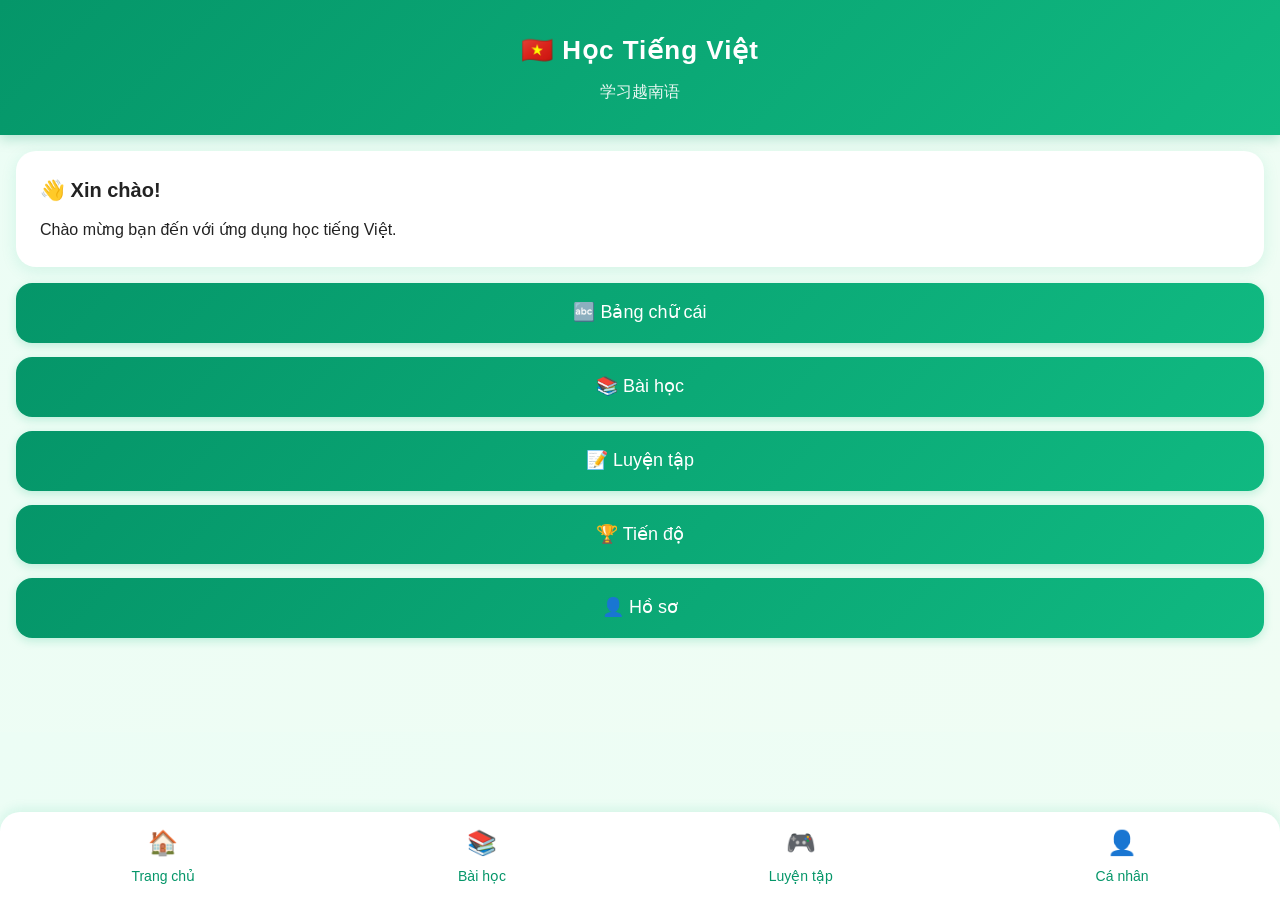
<file: index.html>
<!DOCTYPE html>
<html lang="vi">
<head>
<meta charset="UTF-8">
<meta name="viewport" content="width=device-width, initial-scale=1.0">

<title>Học Tiếng Việt</title>

<link rel="stylesheet" href="style.css">

</head>

<body>

<header>

<h1>🇻🇳 Học Tiếng Việt</h1>

<p>学习越南语</p>

</header>

<div class="card">

<h2>👋 Xin chào!</h2>

<p>Chào mừng bạn đến với ứng dụng học tiếng Việt.</p>

</div>

<div class="menu">

<a class="button" href="alphabet.html">
🔤 Bảng chữ cái
</a>

<a class="button" href="lesson.html">
📚 Bài học
</a>

<a class="button" href="quiz.html">
📝 Luyện tập
</a>

<a class="button" href="progress.html">
🏆 Tiến độ
</a>

<a class="button" href="profile.html">
👤 Hồ sơ
</a>

</div>

<div class="bottom">

<a href="index.html">
<span>🏠</span>
Trang chủ
</a>

<a href="lesson.html">
<span>📚</span>
Bài học
</a>

<a href="quiz.html">
<span>🎮</span>
Luyện tập
</a>

<a href="profile.html">
<span>👤</span>
Cá nhân
</a>

</div>

</body>
</html>
</file>
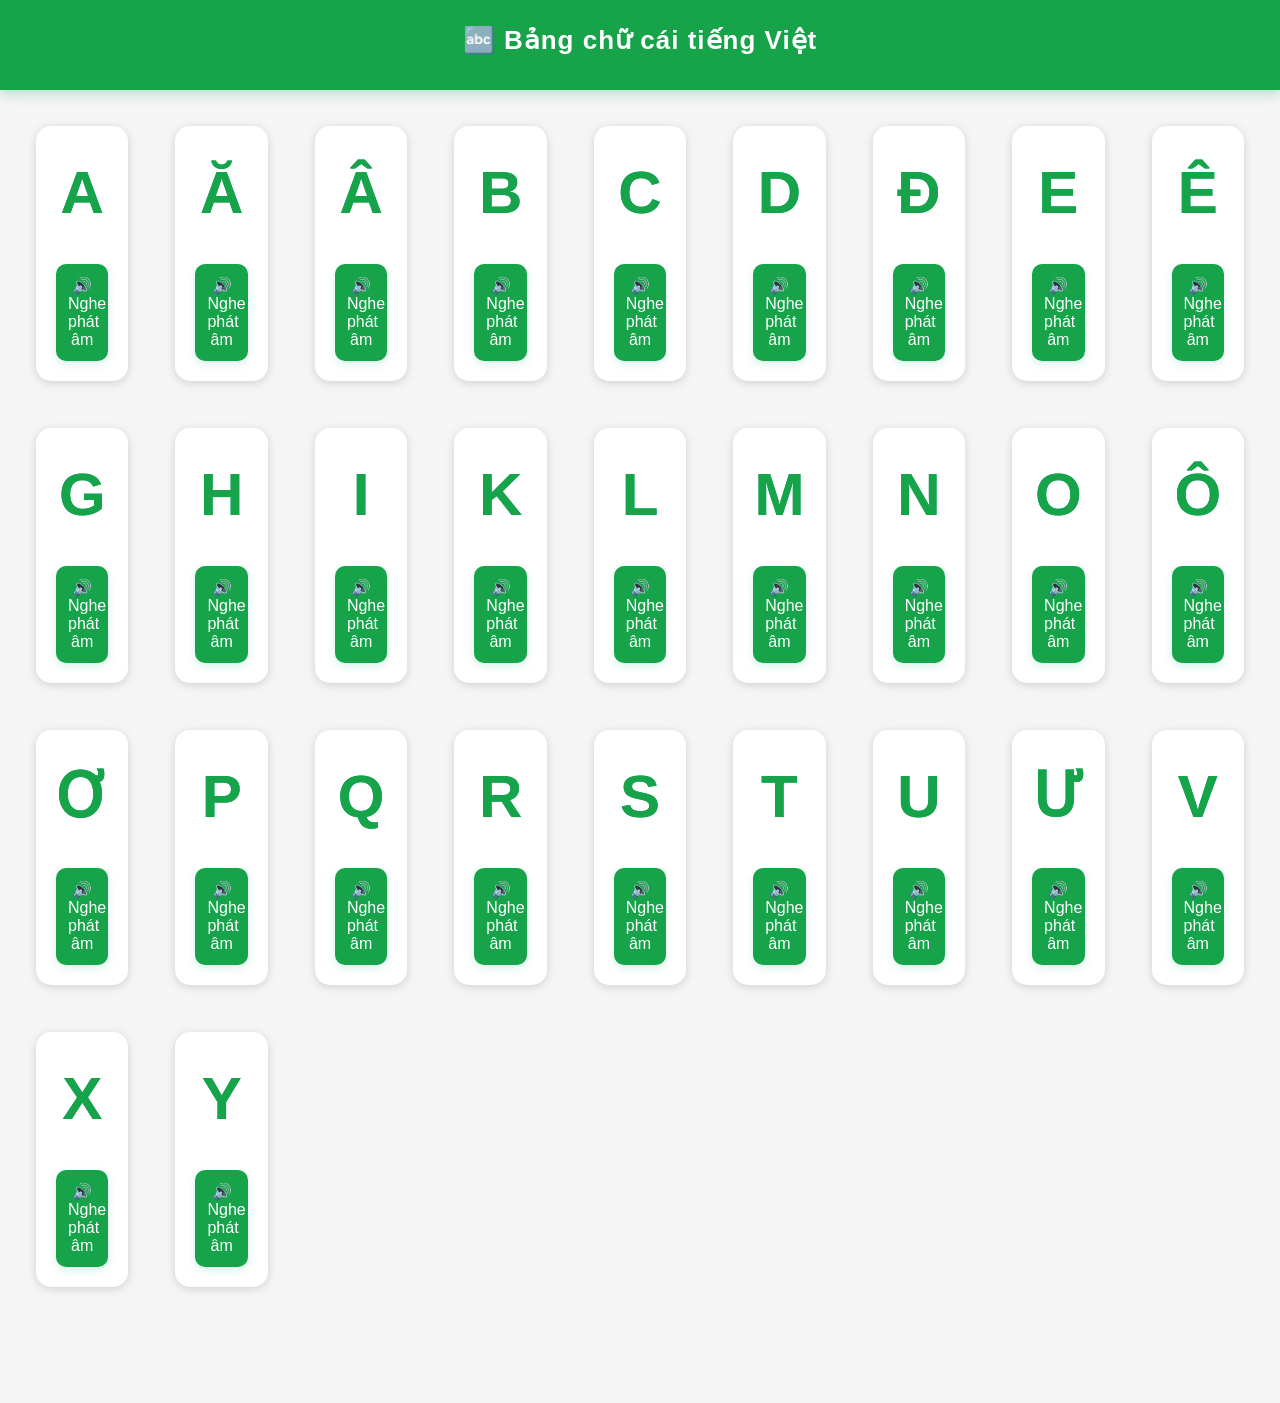
<file: alphabet.html>
<!DOCTYPE html>
<html lang="vi">

<head>

<meta charset="UTF-8">

<meta name="viewport" content="width=device-width, initial-scale=1.0">

<title>Bảng chữ cái tiếng Việt</title>

<link rel="stylesheet" href="style.css">

<script src="audio.js"></script>

<style>

body{
    margin:0;
    background:#f5f5f5;
    font-family:Arial,sans-serif;
}

header{
    background:#16a34a;
    color:white;
    text-align:center;
    padding:20px;
}

.grid{
    display:grid;
    grid-template-columns:repeat(auto-fit,minmax(120px,1fr));
    gap:15px;
    padding:20px;
}

.card{
    background:white;
    border-radius:15px;
    padding:20px;
    text-align:center;
    box-shadow:0 2px 10px rgba(0,0,0,.15);
}

.letter{
    font-size:60px;
    font-weight:bold;
    color:#16a34a;
}

button{
    width:100%;
    margin-top:15px;
    padding:12px;
    border:none;
    border-radius:10px;
    background:#16a34a;
    color:white;
    font-size:16px;
    cursor:pointer;
}

button:hover{
    background:#138a3d;
}

</style>

</head>

<body>

<header>

<h1>🔤 Bảng chữ cái tiếng Việt</h1>

</header>

<div class="grid" id="alphabet"></div>

<script>

const alphabet = [

"A","Ă","Â",

"B","C","D","Đ",

"E","Ê",

"G","H",

"I",

"K","L","M","N",

"O","Ô","Ơ",

"P","Q","R","S","T",

"U","Ư",

"V","X","Y"

];

const container = document.getElementById("alphabet");

alphabet.forEach(letter=>{

    const card=document.createElement("div");

    card.className="card";

    card.innerHTML=`

        <div class="letter">${letter}</div>

        <button>🔊 Nghe phát âm</button>

    `;

    card.querySelector("button").addEventListener("click",()=>{

        if(typeof audio==="undefined"){

            alert("Không tìm thấy audio.js");

            return;

        }

        audio.speak(letter);

    });

    container.appendChild(card);

});

</script>

</body>

</html>
</file>
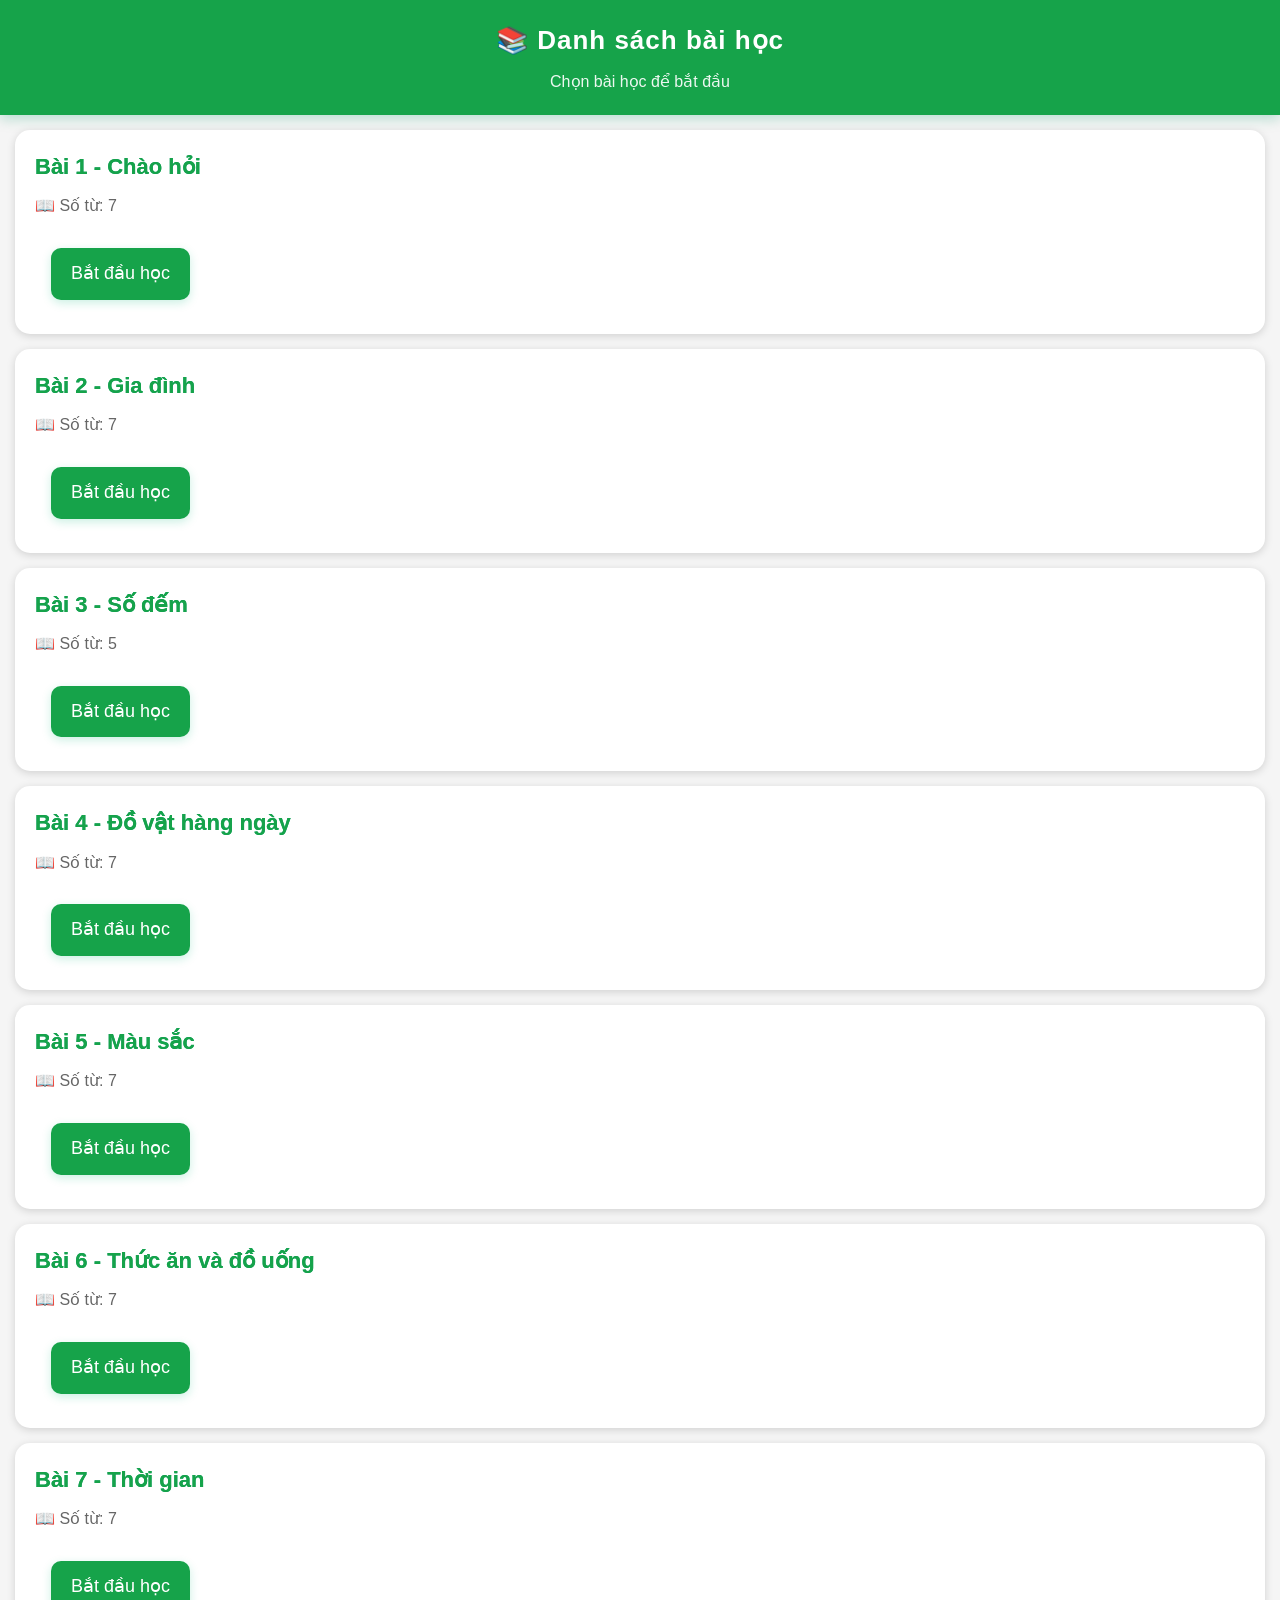
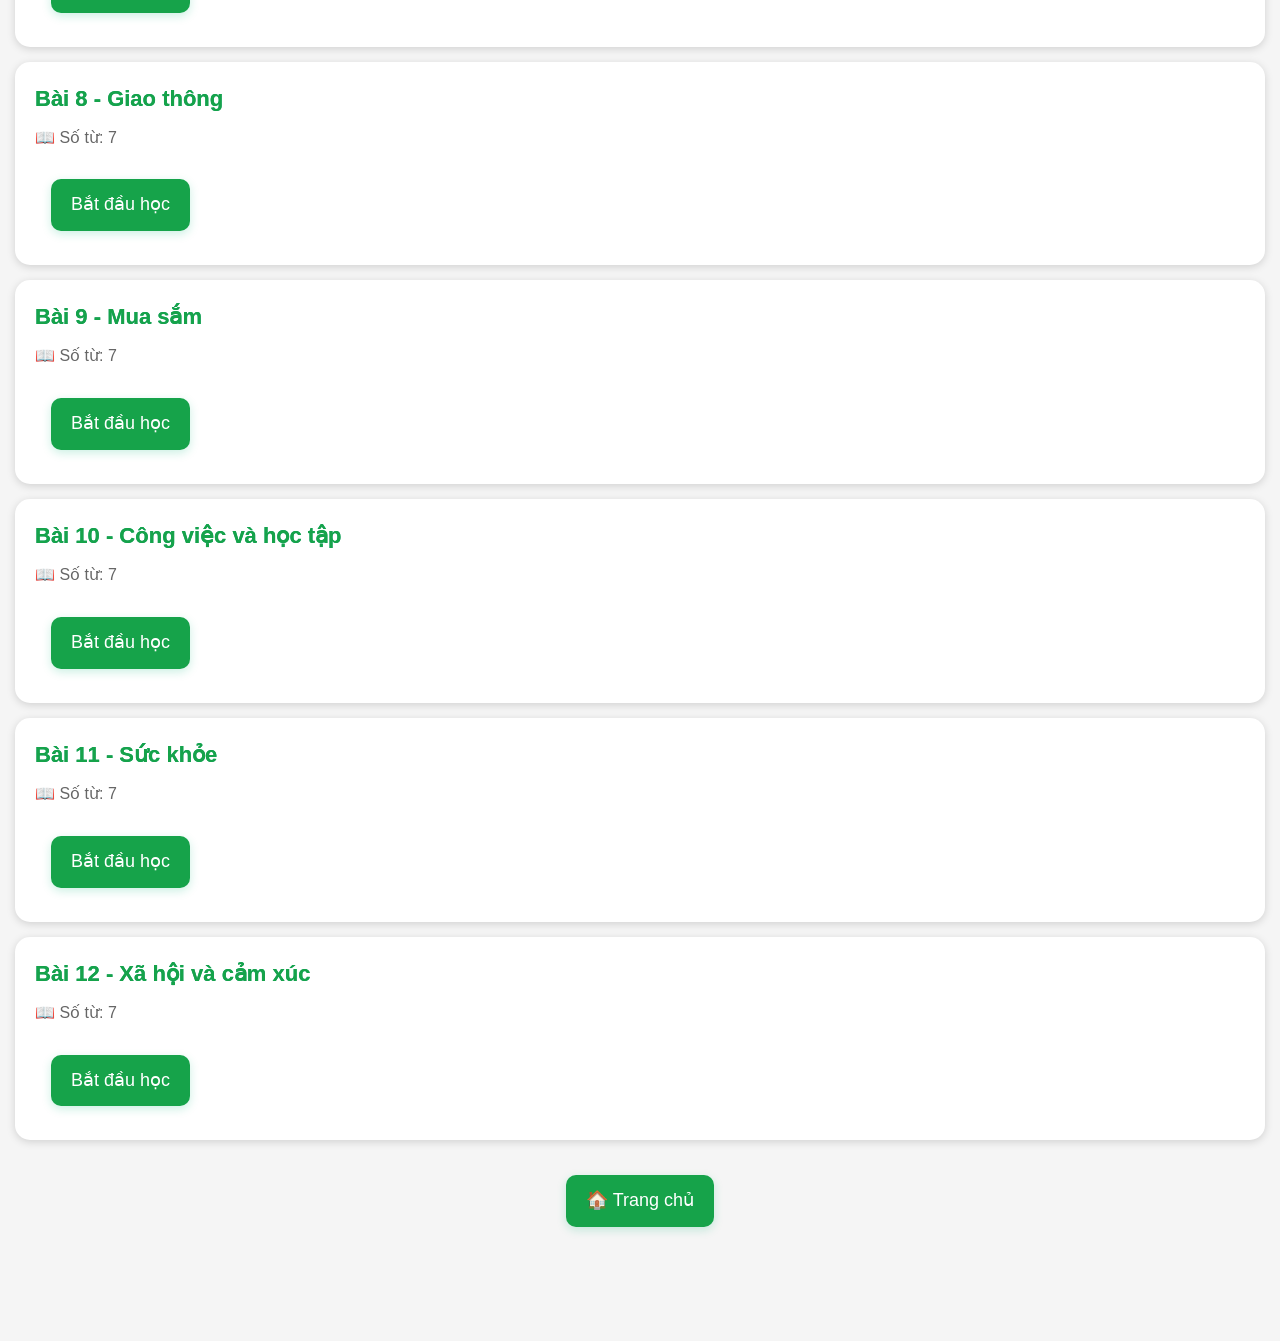
<file: lesson.html>
<!DOCTYPE html>
<html lang="vi">

<head>

<meta charset="UTF-8">

<meta name="viewport" content="width=device-width, initial-scale=1.0">

<title>Danh sách bài học</title>

<link rel="stylesheet" href="style.css">

<script src="data.js"></script>

<style>

body{
    margin:0;
    font-family:Arial,sans-serif;
    background:#f5f5f5;
}

header{
    background:#16a34a;
    color:white;
    text-align:center;
    padding:20px;
}

.lesson{
    background:white;
    margin:15px;
    padding:20px;
    border-radius:15px;
    box-shadow:0 2px 8px rgba(0,0,0,.15);
}

.lesson h2{
    margin:0 0 10px;
    color:#16a34a;
}

.lesson p{
    color:#666;
}

.button{
    display:inline-block;
    margin-top:15px;
    padding:12px 20px;
    background:#16a34a;
    color:white;
    text-decoration:none;
    border-radius:10px;
}

.button:hover{
    background:#138a3d;
}

</style>

</head>

<body>

<header>

<h1>📚 Danh sách bài học</h1>

<p>Chọn bài học để bắt đầu</p>

</header>

<div id="lessonList"></div>

<div style="text-align:center;margin:20px;">

<a class="button" href="index.html">

🏠 Trang chủ

</a>

</div>

<script>

const container = document.getElementById("lessonList");

if(typeof lessons === "undefined"){

    container.innerHTML = `
        <div class="lesson">
            <h2>Lỗi</h2>
            <p>Không tìm thấy dữ liệu bài học.</p>
            <p>Hãy kiểm tra file <b>data.js</b>.</p>
        </div>
    `;

}else{

    lessons.forEach((lesson,index)=>{

        const card=document.createElement("div");

        card.className="lesson";

        card.innerHTML=`

            <h2>${lesson.title}</h2>

            <p>📖 Số từ: ${lesson.words.length}</p>

            <a class="button"
               href="vocabulary.html?lesson=${index}">
               Bắt đầu học
            </a>

        `;

        container.appendChild(card);

    });

}

</script>

</body>

</html>
</file>
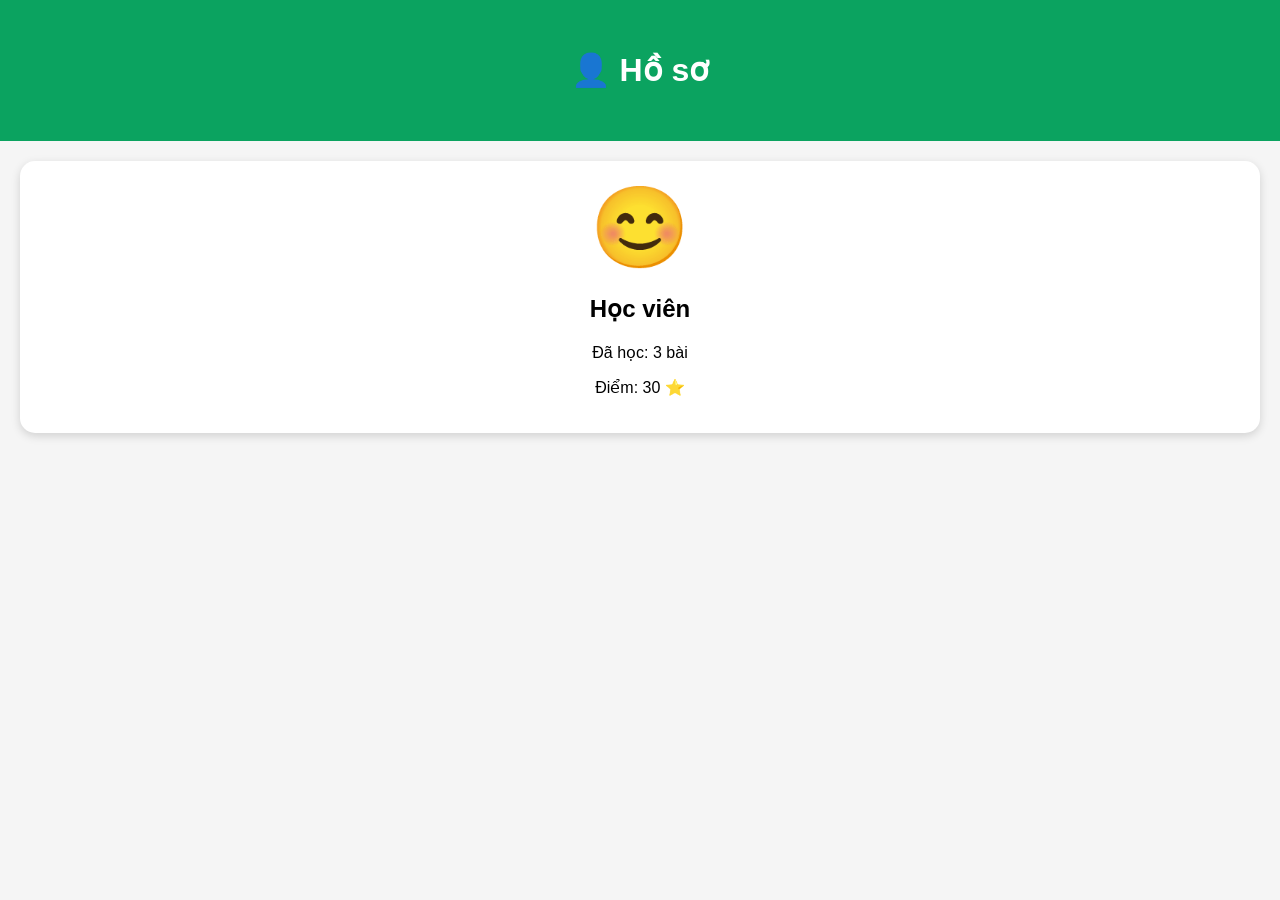
<file: profile.html>
<!DOCTYPE html>

<html>

<head>

<meta charset="UTF-8">

<meta name="viewport" content="width=device-width, initial-scale=1.0">

<title>Cá nhân</title>

<style>

body{

font-family:Arial;

margin:0;

background:#f5f5f5;

}

header{

background:#0BA360;

color:white;

text-align:center;

padding:30px;

}

.card{

background:white;

margin:20px;

padding:20px;

border-radius:15px;

text-align:center;

box-shadow:0 3px 10px rgba(0,0,0,.15);

}

.avatar{

font-size:80px;

}

</style>

</head>

<body>

<header>

<h1>👤 Hồ sơ</h1>

</header>

<div class="card">

<div class="avatar">

😊

</div>

<h2>Học viên</h2>

<p>Đã học: 3 bài</p>

<p>Điểm: 30 ⭐</p>

</div>

</body>

</html>
</file>
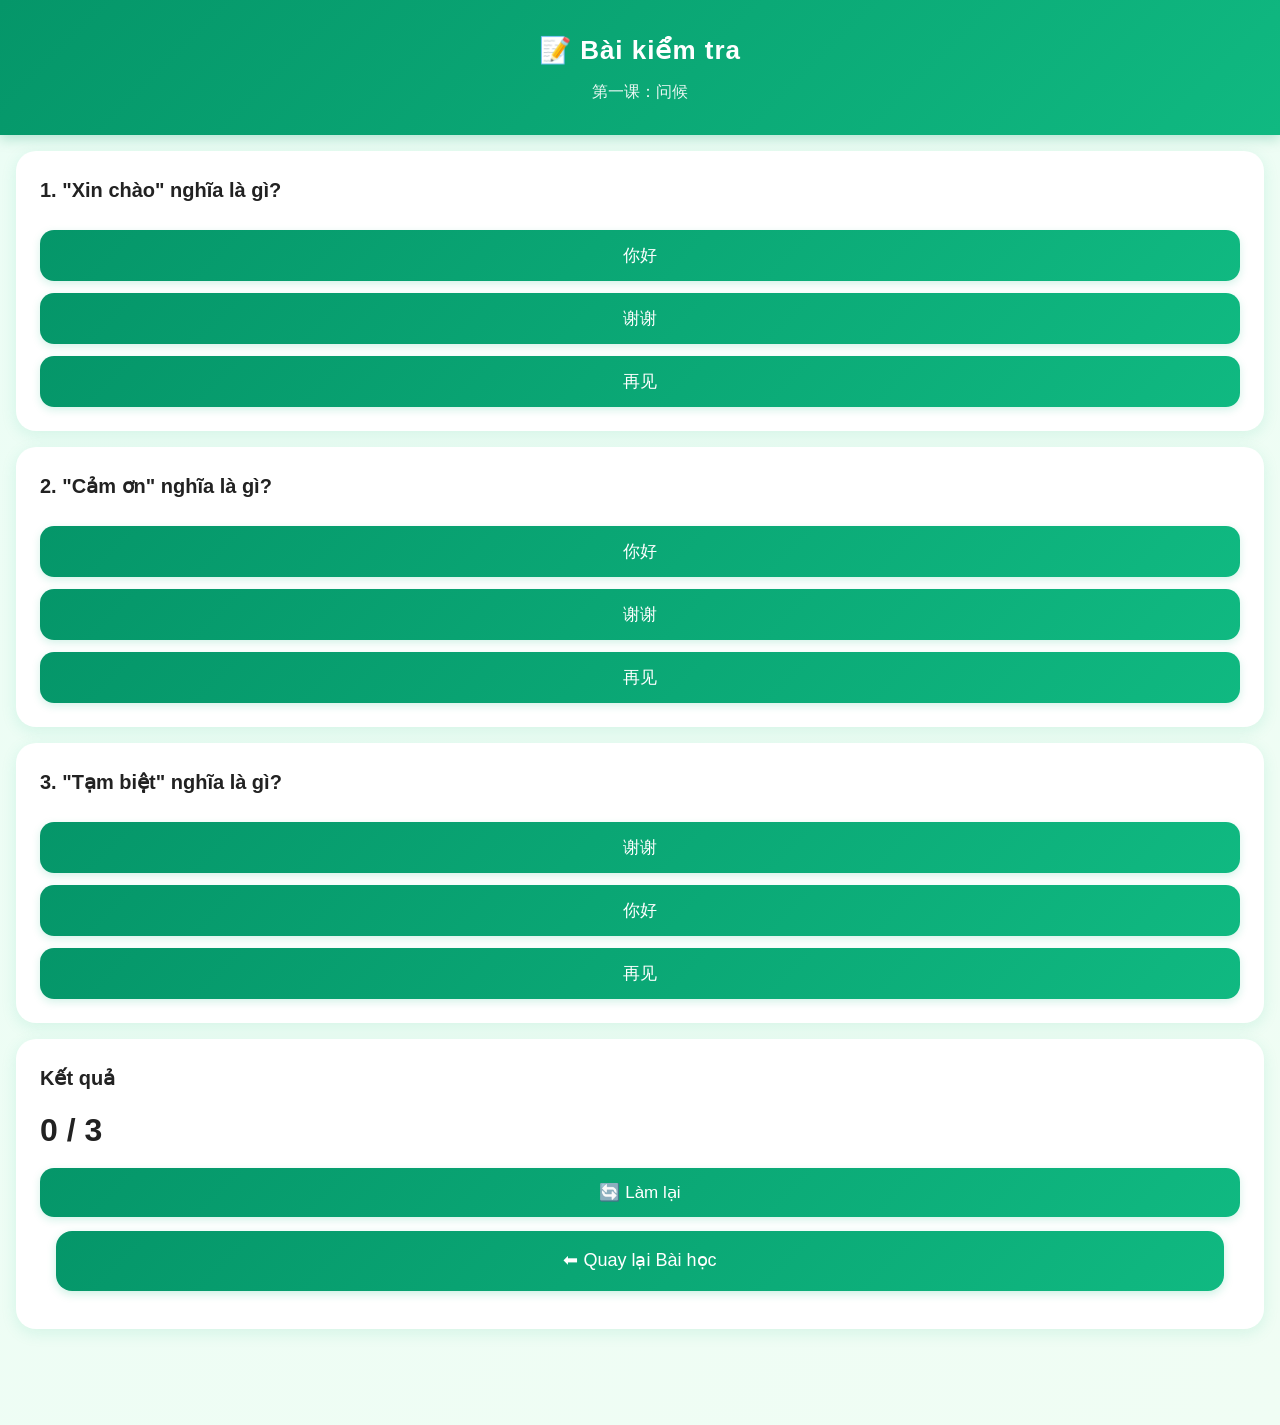
<file: quiz.html>
<!DOCTYPE html>
<html lang="vi">
<head>
<meta charset="UTF-8">
<meta name="viewport" content="width=device-width, initial-scale=1.0">

<title>Bài kiểm tra</title>

<link rel="stylesheet" href="style.css">
<script src="app.js"></script>

</head>

<body>

<header>

<h1>📝 Bài kiểm tra</h1>

<p>第一课：问候</p>

</header>

<div class="card">

<h2>1. "Xin chào" nghĩa là gì?</h2>

<button onclick="checkAnswer(true)">
你好
</button>

<button onclick="checkAnswer(false)">
谢谢
</button>

<button onclick="checkAnswer(false)">
再见
</button>

</div>

<div class="card">

<h2>2. "Cảm ơn" nghĩa là gì?</h2>

<button onclick="checkAnswer(false)">
你好
</button>

<button onclick="checkAnswer(true)">
谢谢
</button>

<button onclick="checkAnswer(false)">
再见
</button>

</div>

<div class="card">

<h2>3. "Tạm biệt" nghĩa là gì?</h2>

<button onclick="checkAnswer(false)">
谢谢
</button>

<button onclick="checkAnswer(false)">
你好
</button>

<button onclick="checkAnswer(true)">
再见
</button>

</div>

<div class="card">

<h2>Kết quả</h2>

<h1 id="score">0 / 3</h1>

<button onclick="resetQuiz()">
🔄 Làm lại
</button>

<a class="button" href="lesson.html">
⬅ Quay lại Bài học
</a>

</div>

<script>

let score=0;
let answered=0;

function checkAnswer(correct){

answered++;

if(correct){

score++;

alert("✅ Chính xác");

}else{

alert("❌ Chưa đúng");

}

document.getElementById("score").innerHTML=score+" / 3";

}

function resetQuiz(){

score=0;

answered=0;

document.getElementById("score").innerHTML="0 / 3";

}

</script>

</body>
</html>
</file>
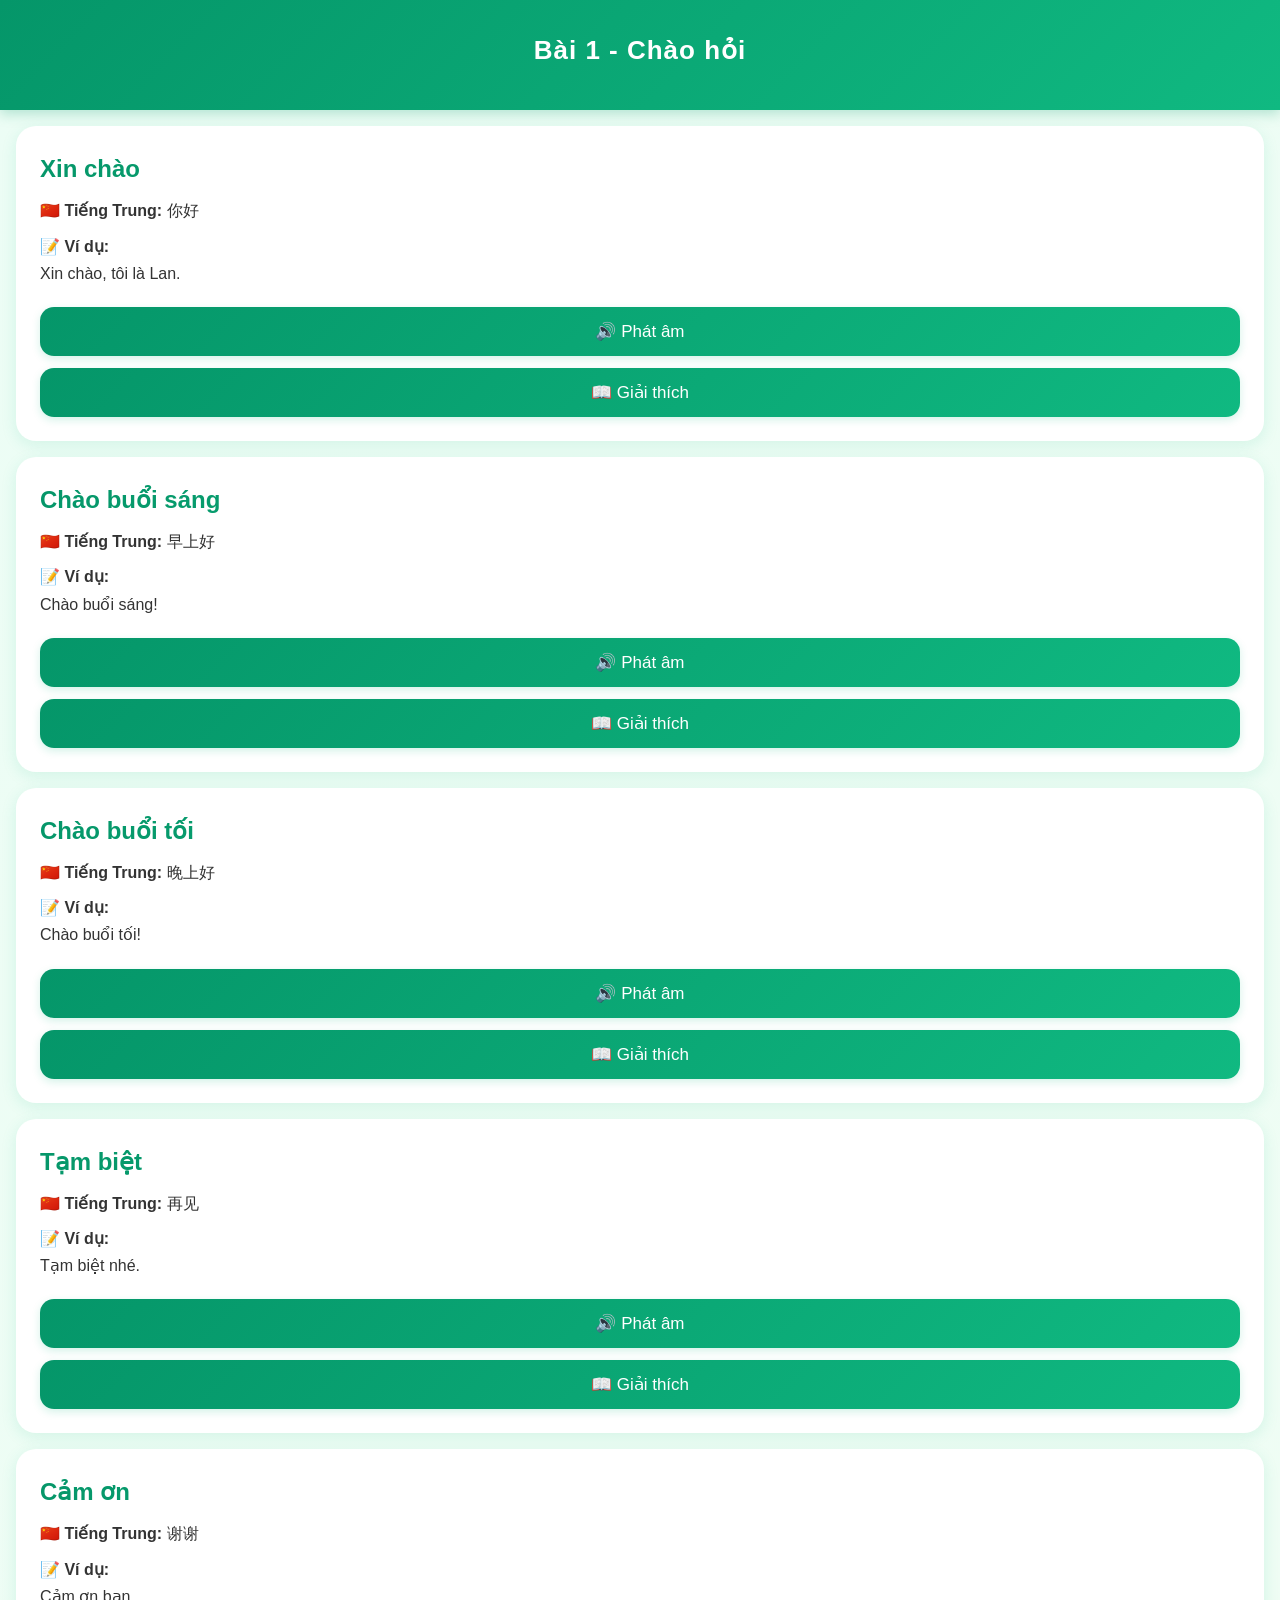
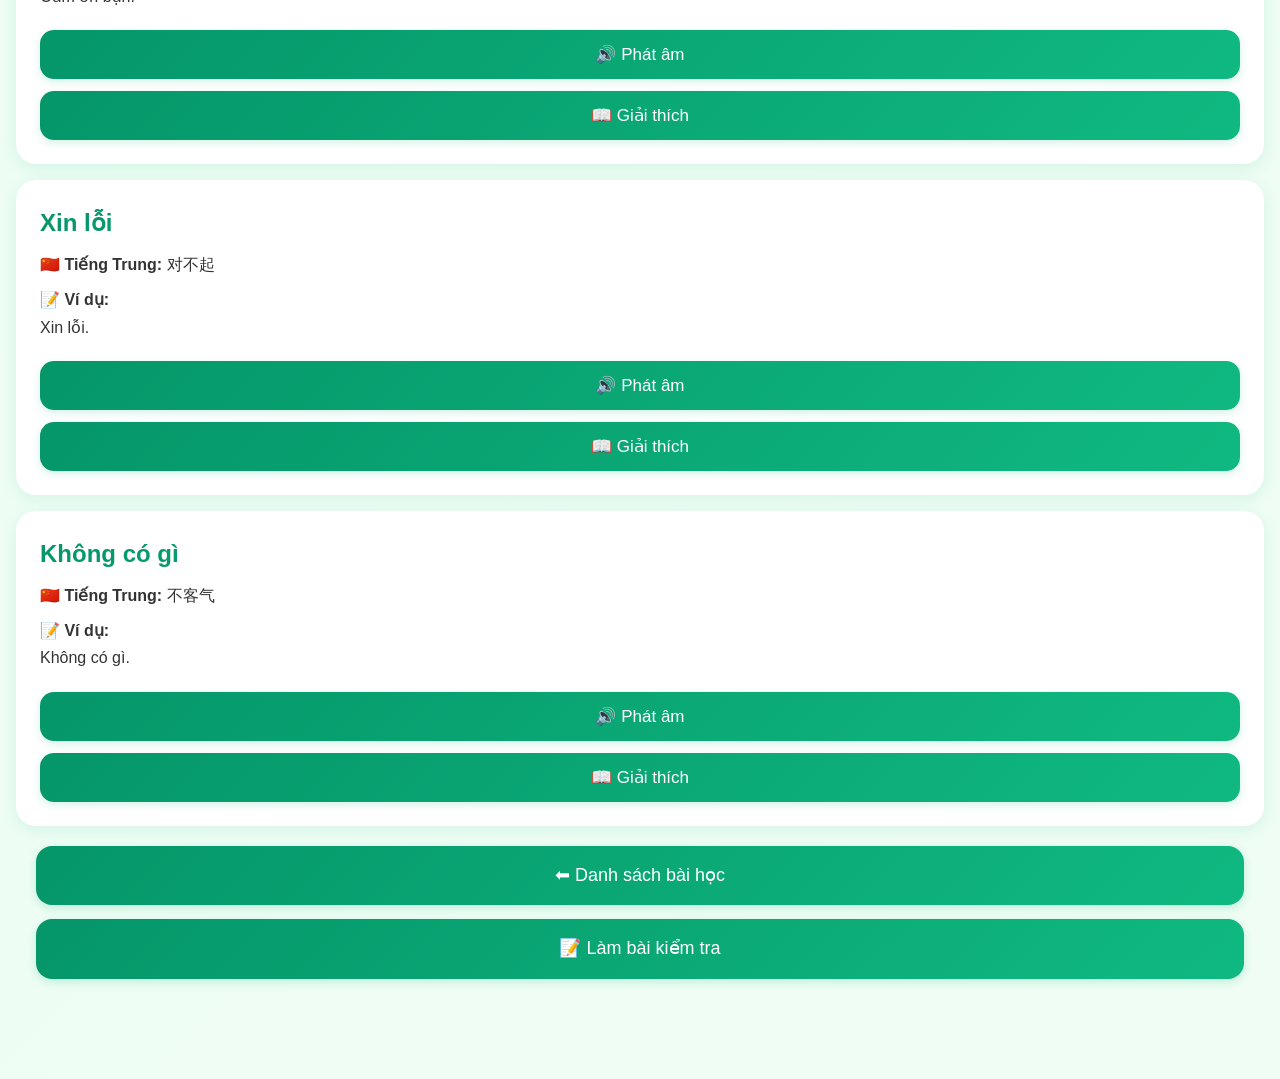
<file: vocabulary.html>
<!DOCTYPE html>
<html lang="vi">

<head>

<meta charset="UTF-8">

<meta name="viewport" content="width=device-width, initial-scale=1.0">

<title>Từ vựng</title>

<link rel="stylesheet" href="style.css">

<script src="data.js"></script>

<script src="audio.js"></script>

<script src="app.js"></script>

</head>

<body>

<header>

<h1 id="lessonTitle">Bài học</h1>

</header>

<div id="content"></div>

<div style="margin:20px">

<a class="button" href="lesson.html">

⬅ Danh sách bài học

</a>

<a class="button" href="quiz.html">

📝 Làm bài kiểm tra

</a>

</div>

<script>

const params = new URLSearchParams(window.location.search);

const lessonIndex = Number(params.get("lesson")) || 0;

const lesson = lessons[lessonIndex];

document.getElementById("lessonTitle").textContent = lesson.title;

const content = document.getElementById("content");

lesson.words.forEach(word => {

    const card = document.createElement("div");

    card.className = "card";

    card.innerHTML = `

        <h2>${word.vn}</h2>

        <p><b>🇨🇳 Tiếng Trung:</b> ${word.cn}</p>

        <p><b>📝 Ví dụ:</b><br>${word.example}</p>

        <button class="speakBtn">

🔊 Phát âm

</button>

        <button class="explainBtn">

📖 Giải thích

</button>

    `;

    card.querySelector(".speakBtn").addEventListener("click",function(){

        audio.speak(word.vn);

    });

    card.querySelector(".explainBtn").addEventListener("click",function(){

        explain(word.vn,word.cn);

    });

    content.appendChild(card);

});

</script>

</body>

</html>
</file>
<file: style.css>
* {
    margin: 0;
    padding: 0;
    box-sizing: border-box;
}

body {
    font-family: "PingFang SC", Arial, sans-serif;
    background: linear-gradient(135deg, #ecfdf5 0%, #f0fdf4 100%);
    color: #222;
    padding-bottom: 80px;
    line-height: 1.55;
}

/* 顶部头部渐变美化 */
header {
    background: linear-gradient(135deg, #059669, #10b981);
    color: white;
    text-align: center;
    padding: 30px 15px;
    box-shadow: 0 4px 12px rgba(5, 150, 105, 0.25);
}
header h1 {
    font-size: 26px;
    margin-bottom: 10px;
    letter-spacing: 1px;
}
header p {
    opacity: 0.92;
    font-size: 16px;
}

/* 通用卡片美化 带悬浮动画 */
.card {
    background: white;
    margin: 16px;
    padding: 24px;
    border-radius: 20px;
    box-shadow: 0 4px 16px rgba(16, 185, 129, 0.12);
    transition: all 0.25s ease;
}
.card:active {
    transform: translateY(-3px);
    box-shadow: 0 8px 20px rgba(16, 185, 129, 0.18);
}

/* 微信提示提示框 */
.tip-box {
    margin: 16px;
    padding: 16px 20px;
    background: linear-gradient(135deg, #fffbeb, #fef3c7);
    border-radius: 16px;
    color: #92400e;
    border-left: 5px solid #f59e0b;
}

/* 字母页面专属样式 */
.letter {
    font-size: 52px;
    font-weight: bold;
    background: linear-gradient(135deg, #059669, #10b981);
    -webkit-background-clip: text;
    background-clip: text;
    color: transparent;
    margin-bottom: 10px;
}
.sound {
    font-size: 16px;
    color: #525252;
}
.wrap-card {
    display: grid;
    grid-template-columns: repeat(auto-fill, minmax(145px, 1fr));
    gap: 14px;
    padding: 0 12px;
}

/* 全局按钮样式 渐变+动效 */
.button {
    display: block;
    margin: 14px 16px;
    padding: 16px;
    text-align: center;
    background: linear-gradient(135deg, #059669, #10b981);
    color: white;
    text-decoration: none;
    border-radius: 16px;
    font-size: 18px;
    font-weight: 500;
    box-shadow: 0 3px 10px rgba(16, 185, 129, 0.22);
    transition: all 0.2s ease;
}
.button:active {
    transform: scale(0.97);
    box-shadow: 0 2px 6px rgba(16, 185, 129, 0.15);
}

/* 卡片内原生按钮 */
button {
    width: 100%;
    padding: 14px;
    border: none;
    border-radius: 14px;
    background: linear-gradient(135deg, #059669, #10b981);
    color: white;
    font-size: 17px;
    margin-top: 12px;
    box-shadow: 0 3px 8px rgba(16, 185, 129, 0.18);
    transition: all 0.2s ease;
}
button:active {
    transform: scale(0.96);
    opacity: 0.93;
}

/* 底部固定导航栏 */
.bottom {
    position: fixed;
    bottom: 0;
    left: 0;
    width: 100%;
    background: white;
    display: flex;
    justify-content: space-around;
    padding: 12px 0;
    box-shadow: 0 -3px 12px rgba(16, 185, 129, 0.12);
    border-radius: 20px 20px 0 0;
}
.bottom a {
    text-decoration: none;
    color: #059669;
    text-align: center;
    font-size: 14px;
}
.bottom span {
    font-size: 24px;
    display: block;
    margin-bottom: 5px;
}

/* lesson.html 课程卡片 */
.lesson h2 {
    background: linear-gradient(135deg, #059669, #10b981);
    -webkit-background-clip: text;
    background-clip: text;
    color: transparent;
    margin-bottom: 12px;
    font-size: 22px;
}
.lesson p {
    color: #666;
    margin-bottom: 14px;
    font-size: 16px;
}

/* vocabulary.html 单词页面文字 */
#content h2 {
    font-size: 24px;
    background: linear-gradient(135deg, #059669, #10b981);
    -webkit-background-clip: text;
    background-clip: text;
    color: transparent;
    margin-bottom: 10px;
}
#content p {
    line-height: 1.7;
    margin: 8px 0;
    font-size: 16px;
    color: #333;
}

/* quiz.html 答题页面标题 */
.card h2 {
    font-size: 20px;
    margin-bottom: 12px;
    color: #222;
}

/* profile.html 个人页面头像美化 */
.avatar {
    font-size: 86px;
    margin: 10px 0;
}
</file>
